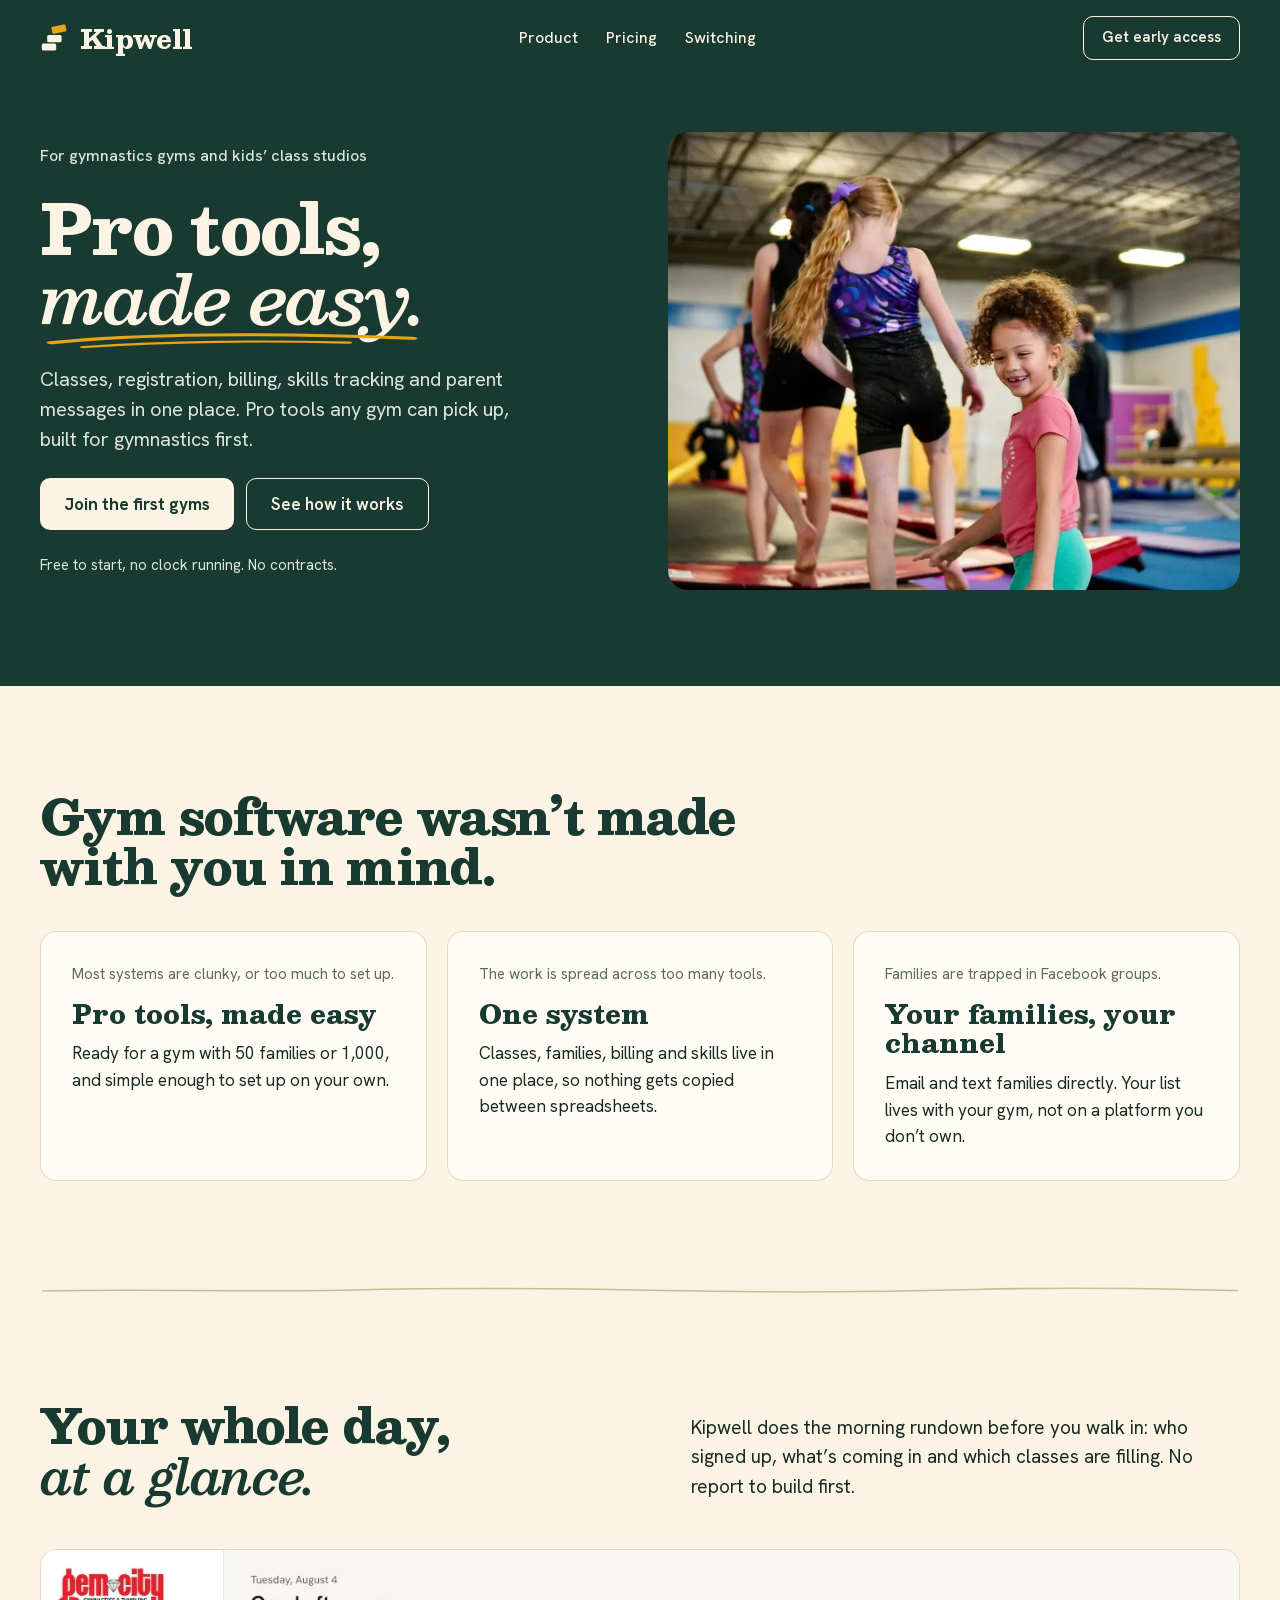
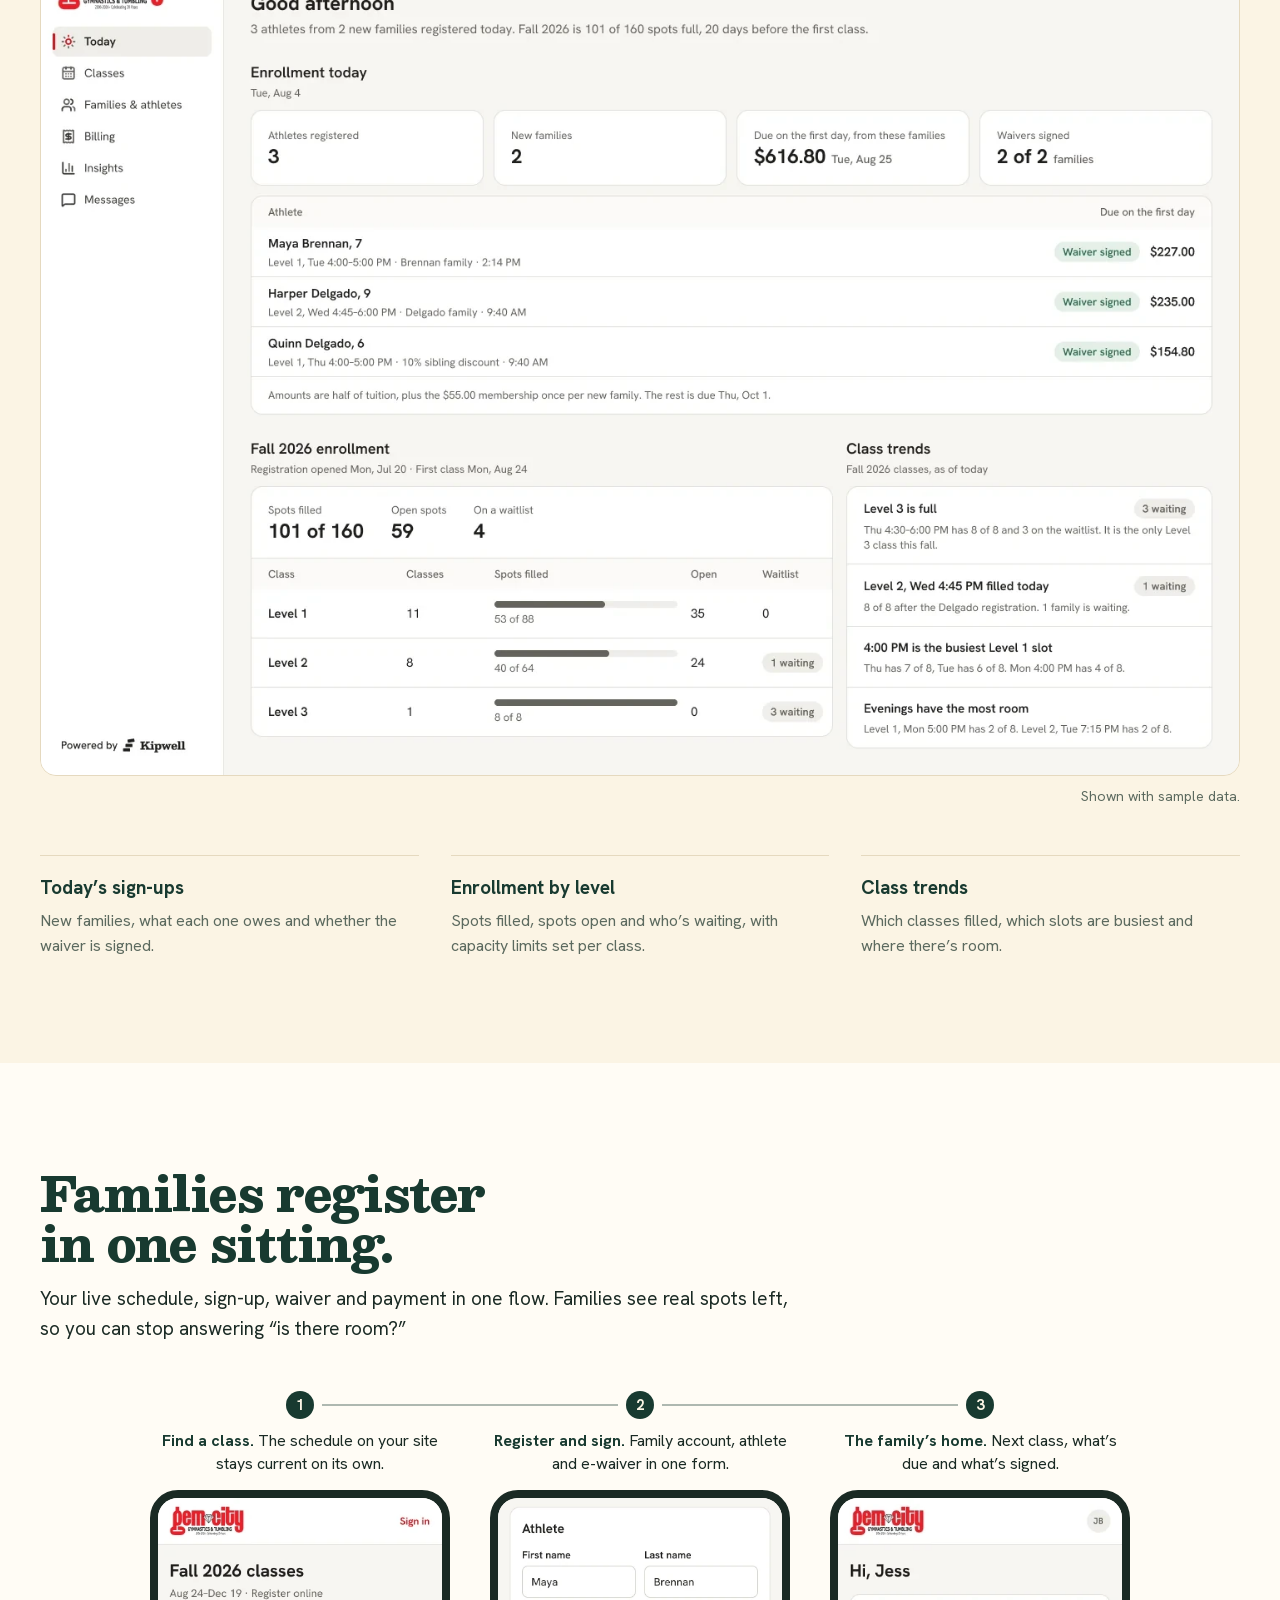
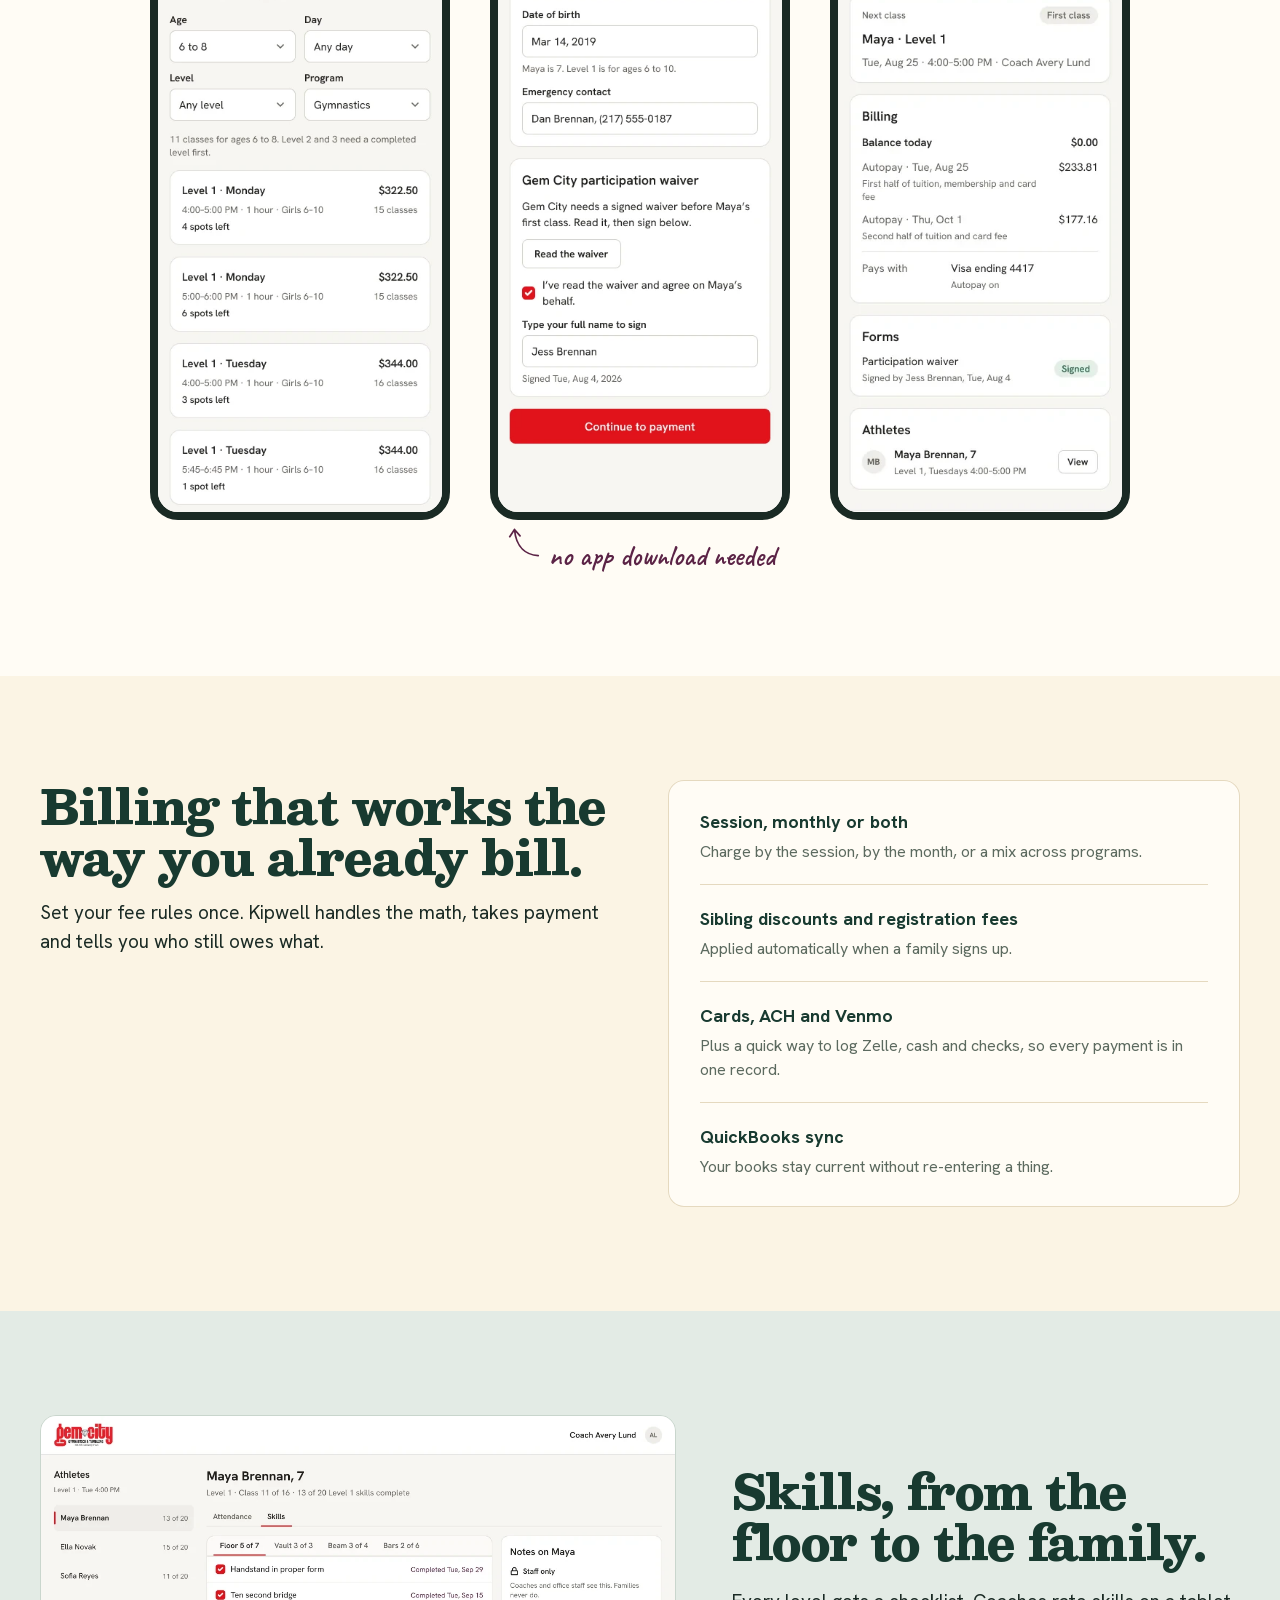
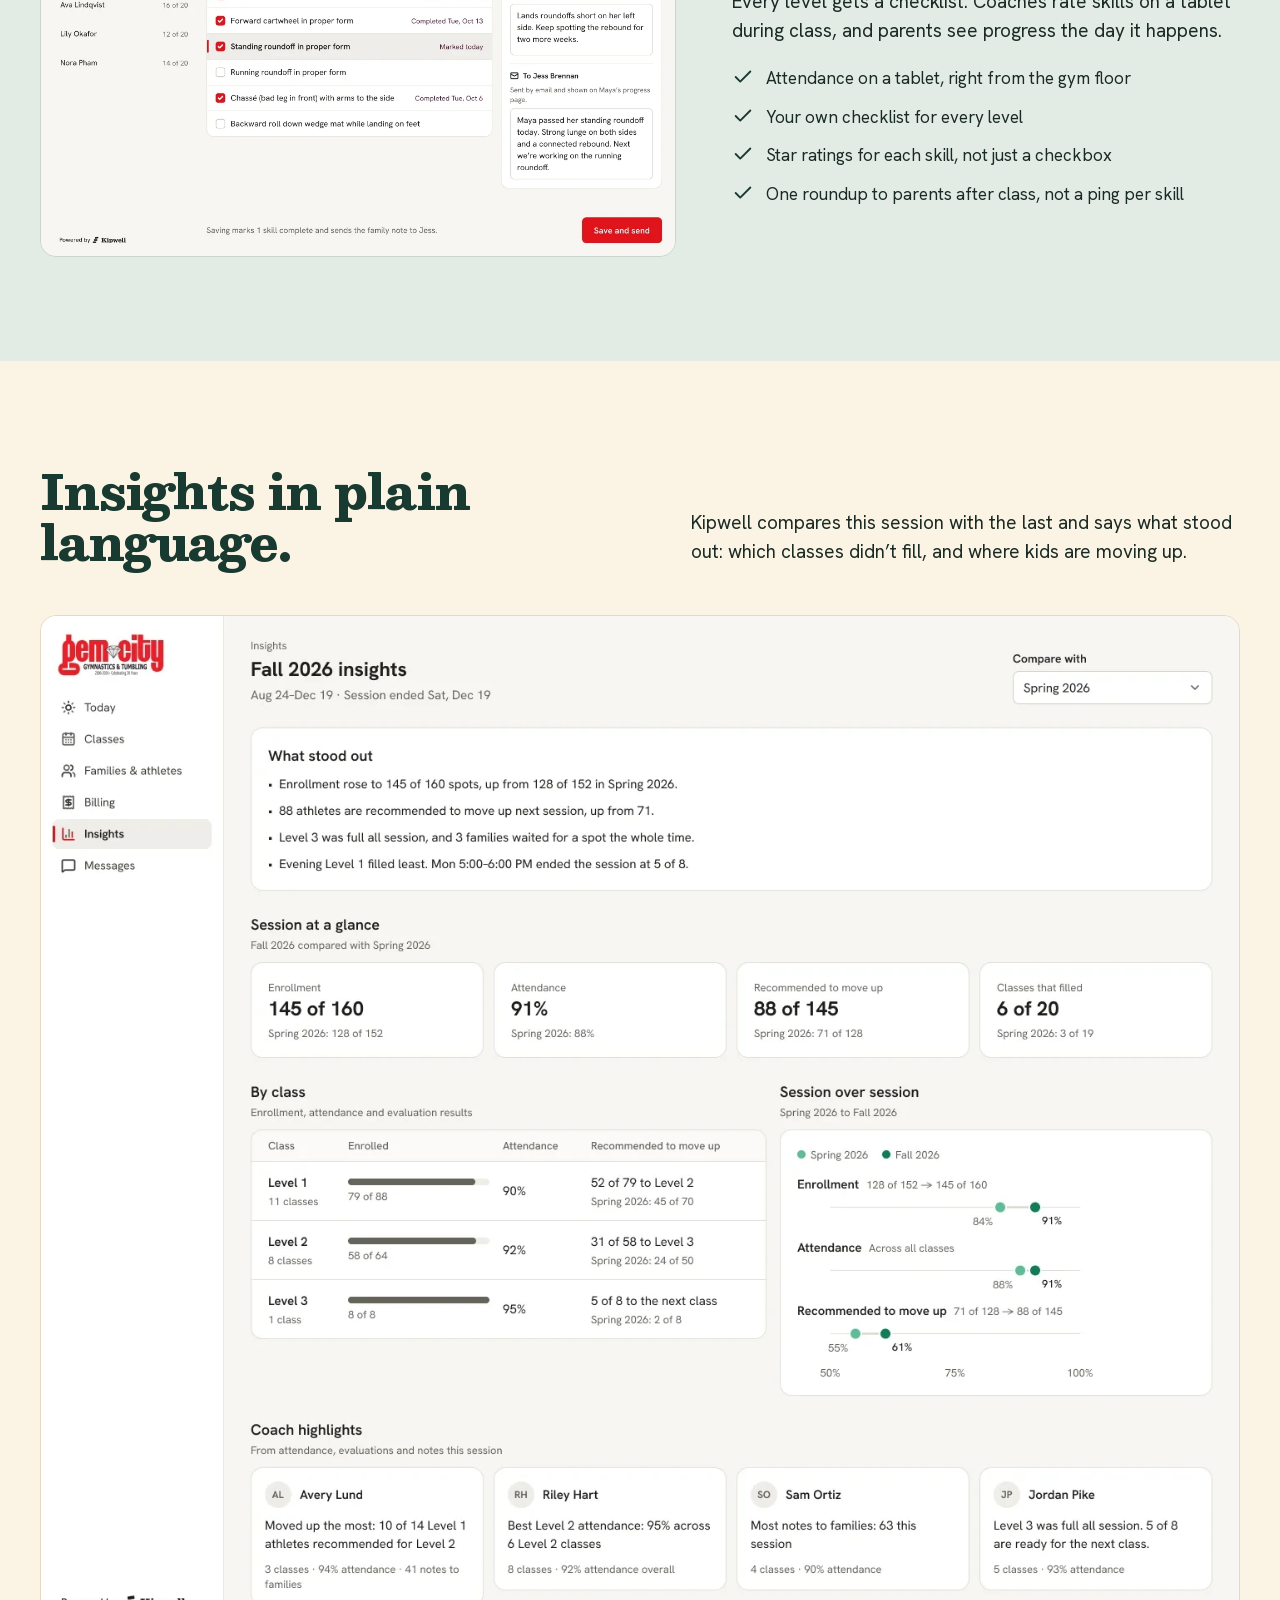
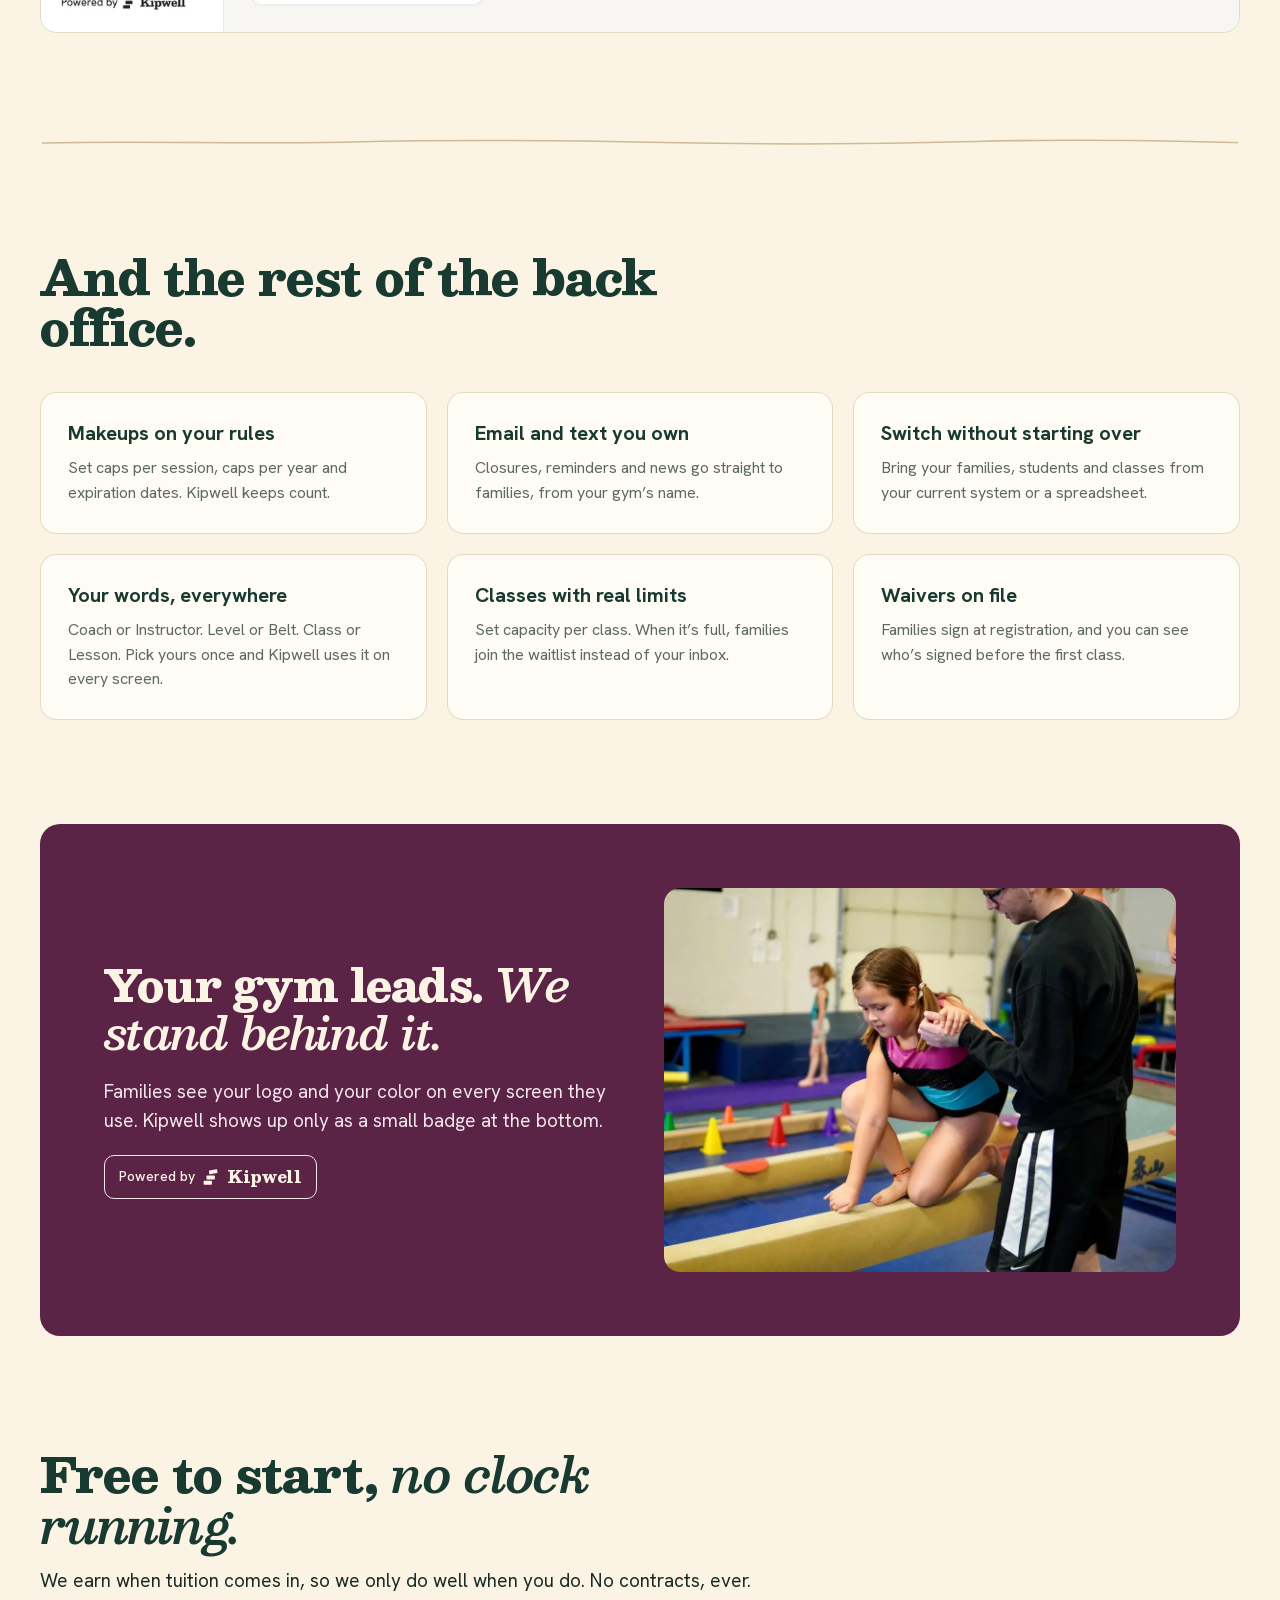
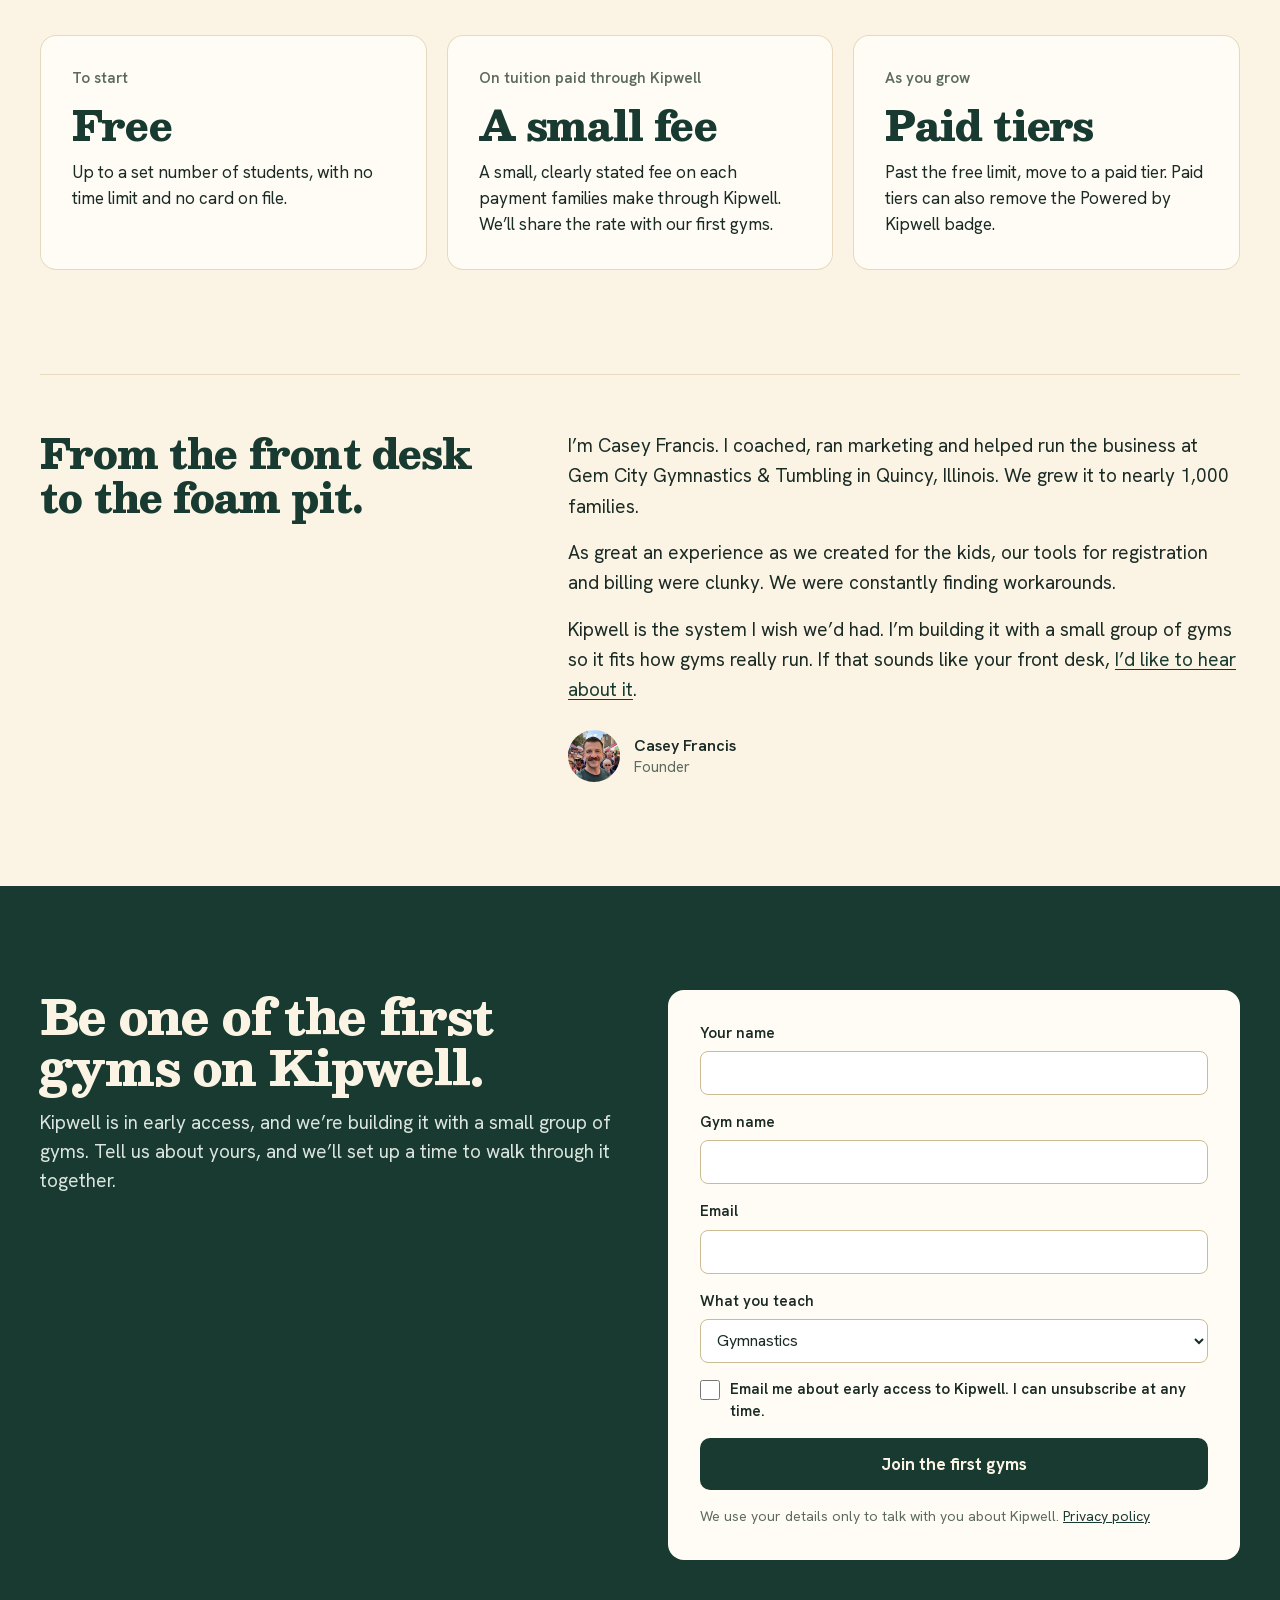
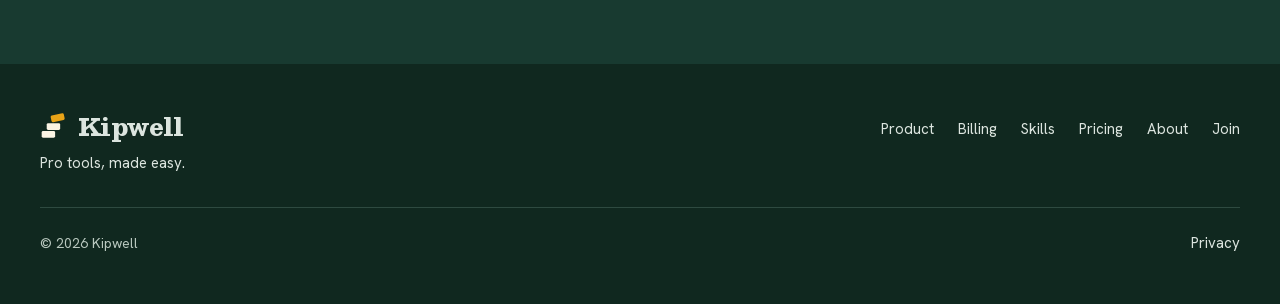
<file: index.html>
<!doctype html>
<html lang="en">
<head>
<meta charset="utf-8">
<meta name="viewport" content="width=device-width, initial-scale=1">
<title>Kipwell: pro tools for kids’ class studios</title>
<meta name="description" content="Classes, registration, billing, skills tracking and parent messages in one place. Built for gymnastics gyms first. Free to start.">
<link rel="canonical" href="https://kipwell.co/">
<meta name="theme-color" content="#183A30">
<meta property="og:type" content="website">
<meta property="og:site_name" content="Kipwell">
<meta property="og:title" content="Kipwell: pro tools for kids’ class studios">
<meta property="og:description" content="Classes, registration, billing, skills tracking and parent messages in one place. Built for gymnastics gyms first. Free to start.">
<meta property="og:url" content="https://kipwell.co/">
<meta property="og:image" content="https://kipwell.co/assets/img/share.jpg">
<meta property="og:image:width" content="1200">
<meta property="og:image:height" content="630">
<meta property="og:image:alt" content="Kids walking a floor beam in a gymnastics gym">
<meta name="twitter:card" content="summary_large_image">
<link rel="icon" href="favicon.svg" type="image/svg+xml">
<link rel="icon" href="favicon-32.png" type="image/png" sizes="32x32">
<link rel="apple-touch-icon" href="apple-touch-icon.png">
<link rel="preload" href="assets/fonts/Besley.woff2" as="font" type="font/woff2" crossorigin>
<link rel="preload" href="assets/fonts/HankenGrotesk.woff2" as="font" type="font/woff2" crossorigin>
<link rel="stylesheet" href="assets/css/site.css?v=18">
<script>document.documentElement.classList.add('js');</script>
<script src="assets/js/config.js?v=18" defer></script>
<script src="assets/js/analytics.js?v=18" defer></script>
<script src="assets/js/site.js?v=18" defer></script>
</head>
<body>
<a class="skip" href="#main">Skip to content</a>

<header class="dark site-header">
  <div class="wrap">
    <a class="brand" href="#top" aria-label="Kipwell home">
      <svg viewBox="0 0 100 100" aria-hidden="true"><rect x="6" y="68" width="48" height="24" rx="5" fill="#FBF4E4"/><rect x="24" y="40" width="48" height="24" rx="5" fill="#FBF4E4"/><rect x="42" y="12" width="48" height="24" rx="5" fill="#E8A317" transform="rotate(-12 48 36)"/></svg>
      <span class="wordmark">Kipwell</span>
    </a>
    <nav class="nav" aria-label="Main">
      <a href="#product">Product</a>
      <a href="#pricing">Pricing</a>
      <a href="#switching">Switching</a>
    </nav>
    <a class="btn btn-outline btn-small" href="#join">Get early access</a>
  </div>
</header>

<main id="main">

<section class="dark hero" id="top" aria-labelledby="hero-title">
  <div class="wrap">
    <div class="hero-text">
      <p class="eyebrow">For gymnastics gyms and kids’ class studios</p>
      <h1 class="h1" id="hero-title">Pro tools,<br><span class="underlined soft">made easy.<svg viewBox="0 0 120 30" preserveAspectRatio="none" fill="none" stroke="currentColor" stroke-linecap="round" aria-hidden="true"><path d="M4 20 C30 8 70 6 116 14" stroke-width="4"/><path d="M14 26 C40 18 70 17 96 20" stroke-width="3"/></svg></span></h1>
      <p class="lede">Classes, registration, billing, skills tracking and parent messages in one place. Pro tools any gym can pick up, built for gymnastics first.</p>
      <div class="actions">
        <a class="btn btn-cream" href="#join">Join the first gyms</a>
        <a class="btn btn-outline" href="#product">See how it works</a>
      </div>
      <p class="fine">Free to start, no clock running. No contracts.</p>
    </div>
    <img class="hero-photo" src="assets/img/hero-gym-beam.webp" width="1200" height="800" alt="Kids walking a floor beam in a gymnastics gym while a girl in the foreground laughs" fetchpriority="high">
  </div>
</section>

<section class="section" aria-labelledby="why-title">
  <div class="wrap stack">
    <h2 class="h2 reveal" id="why-title" style="max-width: 820px;">Gym software wasn’t made with you in mind.</h2>
    <div class="grid-3">
      <div class="card reveal">
        <p class="kicker">Most systems are clunky, or too much to set up.</p>
        <h3 class="card-title">Pro tools, made easy</h3>
        <p>Ready for a gym with 50 families or 1,000, and simple enough to set up on your own.</p>
      </div>
      <div class="card reveal">
        <p class="kicker">The work is spread across too many tools.</p>
        <h3 class="card-title">One system</h3>
        <p>Classes, families, billing and skills live in one place, so nothing gets copied between spreadsheets.</p>
      </div>
      <div class="card reveal">
        <p class="kicker">Families are trapped in Facebook groups.</p>
        <h3 class="card-title">Your families, your channel</h3>
        <p>Email and text families directly. Your list lives with your gym, not on a platform you don’t own.</p>
      </div>
    </div>
  </div>
</section>

<div class="wrap"><div class="divider"><svg viewBox="0 0 1000 10" preserveAspectRatio="none" aria-hidden="true"><path d="M2 6 C 90 3.5, 170 7.5, 260 5 S 420 3, 520 5.5 S 690 7.5, 780 4.5 S 930 4, 998 5.5" fill="none" stroke="#CDBB94" stroke-width="1.6" stroke-linecap="round" vector-effect="non-scaling-stroke"/></svg></div></div>

<section class="section" id="product" aria-labelledby="product-title">
  <div class="wrap stack-48">
    <div class="split-head reveal">
      <h2 class="h2" id="product-title">Your whole day, <span class="soft break">at a glance.</span></h2>
      <p class="lede">Kipwell does the morning rundown before you walk in: who signed up, what’s coming in and which classes are filling. No report to build first.</p>
    </div>
    <figure class="screen-figure reveal">
      <img class="screen" src="assets/img/screen-owner-dashboard.webp" width="1440" height="991" loading="lazy" alt="Owner dashboard: today’s new registrations with amounts due, Fall 2026 enrollment by level, and class trends">
      <figcaption>Shown with sample data.</figcaption>
    </figure>
    <div class="points">
      <div class="reveal"><h3>Today’s sign-ups</h3><p>New families, what each one owes and whether the waiver is signed.</p></div>
      <div class="reveal"><h3>Enrollment by level</h3><p>Spots filled, spots open and who’s waiting, with capacity limits set per class.</p></div>
      <div class="reveal"><h3>Class trends</h3><p>Which classes filled, which slots are busiest and where there’s room.</p></div>
    </div>
  </div>
</section>

<section class="section band-card" id="registration" aria-labelledby="reg-title">
  <div class="wrap stack-48">
    <div class="intro reveal">
      <h2 class="h2" id="reg-title">Families register <span class="break">in one sitting.</span></h2>
      <p class="lede">Your live schedule, sign-up, waiver and payment in one flow. Families see real spots left, so you can stop answering “is there room?”</p>
    </div>
    <div class="flow reveal">
    <ol class="flow-steps" aria-label="Registration steps">
      <li class="is-current"><button type="button" data-step="0" aria-current="step"><span class="flow-num">1</span><span class="flow-label">Find a class</span></button></li>
      <li><button type="button" data-step="1"><span class="flow-num">2</span><span class="flow-label">Register and sign</span></button></li>
      <li><button type="button" data-step="2"><span class="flow-num">3</span><span class="flow-label">Family home</span></button></li>
    </ol>
    <div class="phones-scroll" tabindex="0" role="region" aria-label="Three phone screens, one per step">
    <ol class="phones">
      <li class="is-current"><figure>
        <figcaption><span class="flow-num" aria-hidden="true">1</span><span class="step-text"><b>Find a class.</b> The schedule on your site stays current on its own.</span></figcaption>
        <img src="assets/img/phone-find-a-class.webp" width="390" height="844" loading="lazy" alt="Phone screen: Fall 2026 classes for ages 6 to 8, each with day, time, price and spots left">
      </figure></li>
      <li><figure>
        <figcaption><span class="flow-num" aria-hidden="true">2</span><span class="step-text"><b>Register and sign.</b> Family account, athlete and e-waiver in one form.</span></figcaption>
        <img src="assets/img/phone-register.webp" width="390" height="844" loading="lazy" alt="Phone screen: athlete details and the gym’s participation waiver, signed by typing a name">
      </figure></li>
      <li><figure>
        <figcaption><span class="flow-num" aria-hidden="true">3</span><span class="step-text"><b>The family’s home.</b> Next class, what’s due and what’s signed.</span></figcaption>
        <img src="assets/img/phone-family-home.webp" width="390" height="844" loading="lazy" alt="Phone screen: the family’s home with the next class, autopay schedule, signed waiver and athlete">
      </figure></li>
    </ol>
    </div>
    <p class="note app-note"><svg class="note-arrow" viewBox="0 0 48 48" aria-hidden="true"><path d="M42 40 C 27 39, 14 30, 12 7 M12 7 L 6 16 M12 7 L 19 15" fill="none" stroke="currentColor" stroke-width="2.2" stroke-linecap="round" stroke-linejoin="round"/></svg>no app download needed</p>
    <div class="flow-nav"><button type="button" class="flow-next">Next: Register and sign <span aria-hidden="true">→</span></button></div>
    </div>
  </div>
</section>

<section class="section" id="billing" aria-labelledby="billing-title">
  <div class="wrap two-col">
    <div class="intro reveal">
      <h2 class="h2" id="billing-title">Billing that works the way you already bill.</h2>
      <p class="lede">Set your fee rules once. Kipwell handles the math, takes payment and tells you who still owes what.</p>
    </div>
    <ul class="list-panel reveal">
      <li><b>Session, monthly or both</b><span>Charge by the session, by the month, or a mix across programs.</span></li>
      <li><b>Sibling discounts and registration fees</b><span>Applied automatically when a family signs up.</span></li>
      <li><b>Cards, ACH and Venmo</b><span>Plus a quick way to log Zelle, cash and checks, so every payment is in one record.</span></li>
      <li><b>QuickBooks sync</b><span>Your books stay current without re-entering a thing.</span></li>
    </ul>
  </div>
</section>

<section class="section band-tint" id="skills" aria-labelledby="skills-title">
  <div class="wrap skills">
    <img class="screen reveal" src="assets/img/screen-coach-tablet.webp" width="1180" height="820" loading="lazy" alt="Coach tablet screen: a coach marks a standing roundoff complete for one athlete and adds a note to the parent">
    <div class="skills-text reveal">
      <h2 class="h2" id="skills-title">Skills, from the floor to the family.</h2>
      <p class="lede">Every level gets a checklist. Coaches rate skills on a tablet during class, and parents see progress the day it happens.</p>
      <ul class="checks">
        <li><svg viewBox="0 0 24 24" fill="none" stroke="currentColor" stroke-width="2" stroke-linecap="round" stroke-linejoin="round" aria-hidden="true"><path d="M20 6 9 17l-5-5"/></svg><span>Attendance on a tablet, right from the gym floor</span></li>
        <li><svg viewBox="0 0 24 24" fill="none" stroke="currentColor" stroke-width="2" stroke-linecap="round" stroke-linejoin="round" aria-hidden="true"><path d="M20 6 9 17l-5-5"/></svg><span>Your own checklist for every level</span></li>
        <li><svg viewBox="0 0 24 24" fill="none" stroke="currentColor" stroke-width="2" stroke-linecap="round" stroke-linejoin="round" aria-hidden="true"><path d="M20 6 9 17l-5-5"/></svg><span>Star ratings for each skill, not just a checkbox</span></li>
        <li><svg viewBox="0 0 24 24" fill="none" stroke="currentColor" stroke-width="2" stroke-linecap="round" stroke-linejoin="round" aria-hidden="true"><path d="M20 6 9 17l-5-5"/></svg><span>One roundup to parents after class, not a ping per skill</span></li>
      </ul>
    </div>
  </div>
</section>

<section class="section" id="insights" aria-labelledby="insights-title">
  <div class="wrap stack-48">
    <div class="split-head reveal">
      <h2 class="h2" id="insights-title">Insights in plain language.</h2>
      <p class="lede">Kipwell compares this session with the last and says what stood out: which classes didn’t fill, and where kids are moving up.</p>
    </div>
    <img class="screen reveal" src="assets/img/screen-insights.webp" width="1440" height="1221" loading="lazy" alt="Insights screen: what stood out in Fall 2026 compared with Spring 2026, by class and by coach">
  </div>
</section>

<div class="wrap"><div class="divider"><svg viewBox="0 0 1000 10" preserveAspectRatio="none" aria-hidden="true"><path d="M2 6 C 90 3.5, 170 7.5, 260 5 S 420 3, 520 5.5 S 690 7.5, 780 4.5 S 930 4, 998 5.5" fill="none" stroke="#CDBB94" stroke-width="1.6" stroke-linecap="round" vector-effect="non-scaling-stroke"/></svg></div></div>

<section class="section" id="switching" aria-labelledby="rest-title">
  <div class="wrap stack">
    <h2 class="h2 reveal" id="rest-title" style="max-width: 760px;">And the rest of the back office.</h2>
    <div class="grid-3 rest-list">
      <div class="card card-sm reveal"><h3 class="card-title-sans">Makeups on your rules</h3><p>Set caps per session, caps per year and expiration dates. Kipwell keeps count.</p></div>
      <div class="card card-sm reveal"><h3 class="card-title-sans">Email and text you own</h3><p>Closures, reminders and news go straight to families, from your gym’s name.</p></div>
      <div class="card card-sm reveal"><h3 class="card-title-sans">Switch without starting over</h3><p>Bring your families, students and classes from your current system or a spreadsheet.</p></div>
      <div class="card card-sm reveal"><h3 class="card-title-sans">Your words, everywhere</h3><p>Coach or Instructor. Level or Belt. Class or Lesson. Pick yours once and Kipwell uses it on every screen.</p></div>
      <div class="card card-sm reveal"><h3 class="card-title-sans">Classes with real limits</h3><p>Set capacity per class. When it’s full, families join the waitlist instead of your inbox.</p></div>
      <div class="card card-sm reveal"><h3 class="card-title-sans">Waivers on file</h3><p>Families sign at registration, and you can see who’s signed before the first class.</p></div>
    </div>
  </div>
</section>

<section aria-labelledby="leads-title">
  <div class="wrap">
    <div class="panel-plum reveal">
      <div class="panel-text">
        <h2 class="h2" id="leads-title">Your gym leads. <span class="soft">We stand behind it.</span></h2>
        <p class="lede">Families see your logo and your color on every screen they use. Kipwell shows up only as a small badge at the bottom.</p>
        <div class="powered">
          <span>Powered by</span>
          <svg viewBox="0 0 100 100" fill="currentColor" aria-hidden="true"><rect x="4" y="74" width="52" height="24" rx="4"/><rect x="22" y="41" width="52" height="24" rx="4"/><rect x="40" y="8" width="52" height="24" rx="4" transform="rotate(-9 46 32)"/></svg>
          <span class="wordmark">Kipwell</span>
        </div>
      </div>
      <img class="panel-photo" src="assets/img/coach-low-beam.webp" width="1200" height="800" loading="lazy" alt="A coach holds a young gymnast’s hand as she climbs onto a low balance beam">
    </div>
  </div>
</section>

<section class="section" id="pricing" aria-labelledby="pricing-title" style="padding-top: 112px;">
  <div class="wrap stack">
    <div class="intro reveal">
      <h2 class="h2" id="pricing-title">Free to start, <span class="soft break-sm">no clock running.</span></h2>
      <p class="lede">We earn when tuition comes in, so we only do well when you do. No contracts, ever.</p>
    </div>
    <div class="grid-3">
      <div class="card reveal"><p class="label">To start</p><h3 class="price">Free</h3><p>Up to a set number of students, with no time limit and no card on file.</p></div>
      <div class="card reveal"><p class="label">On tuition paid through Kipwell</p><h3 class="price">A small fee</h3><p>A small, clearly stated fee on each payment families make through Kipwell. We’ll share the rate with our first gyms.</p></div>
      <div class="card reveal"><p class="label">As you grow</p><h3 class="price">Paid tiers</h3><p>Past the free limit, move to a paid tier. Paid tiers can also remove the Powered by Kipwell badge.</p></div>
    </div>
  </div>
</section>

<section id="about" aria-labelledby="founder-title" style="padding-bottom: 104px;">
  <div class="wrap">
    <div class="founder reveal">
      <h2 class="h2" id="founder-title">From the front desk to the foam pit.</h2>
      <div class="founder-text">
        <p>I’m Casey Francis. I coached, ran marketing and helped run the business at Gem City Gymnastics &amp; Tumbling in Quincy, Illinois. We grew it to nearly 1,000 families.</p>
        <p>As great an experience as we created for the kids, our tools for registration and billing were clunky. We were constantly finding workarounds.</p>
        <p>Kipwell is the system I wish we’d had. I’m building it with a small group of gyms so it fits how gyms really run. If that sounds like your front desk, <a href="#join">I’d like to hear about it</a>.</p>
        <div class="signature">
          <img src="assets/img/casey-francis-avatar.webp?v=4" width="192" height="192" loading="lazy" alt="">
          <p><b>Casey Francis</b><span>Founder</span></p>
        </div>
      </div>
    </div>
  </div>
</section>

<section class="dark section join" id="join" aria-labelledby="join-title">
  <div class="wrap two-col">
    <div class="intro">
      <h2 class="h2" id="join-title">Be one of the first gyms on Kipwell.</h2>
      <p class="lede">Kipwell is in early access, and we’re building it with a small group of gyms. Tell us about yours, and we’ll set up a time to walk through it together.</p>
    </div>
    <div class="form-card" id="join-card">
      <form class="form" id="join-form" novalidate>
        <div class="field">
          <label for="f-name">Your name</label>
          <input id="f-name" name="name" type="text" autocomplete="name" maxlength="100" required aria-describedby="e-name">
          <p class="error" id="e-name" aria-live="polite"></p>
        </div>
        <div class="field">
          <label for="f-studio">Gym name</label>
          <input id="f-studio" name="studio" type="text" autocomplete="organization" maxlength="150" required aria-describedby="e-studio">
          <p class="error" id="e-studio" aria-live="polite"></p>
        </div>
        <div class="field">
          <label for="f-email">Email</label>
          <input id="f-email" name="email" type="email" autocomplete="email" inputmode="email" maxlength="254" required aria-describedby="e-email">
          <p class="error" id="e-email" aria-live="polite"></p>
        </div>
        <div class="field">
          <label for="f-program">What you teach</label>
          <select id="f-program" name="program">
            <option>Gymnastics</option>
            <option>Dance</option>
            <option>Swim</option>
            <option>Cheer</option>
            <option>Martial arts</option>
            <option>Something else</option>
          </select>
        </div>
        <div class="trap" aria-hidden="true">
          <label for="f-website">Website</label>
          <input id="f-website" name="website" type="text" tabindex="-1" autocomplete="off">
        </div>
        <div class="field">
          <label class="check" for="f-consent"><input id="f-consent" name="consent" type="checkbox" required aria-describedby="e-consent"><span>Email me about early access to Kipwell. I can unsubscribe at any time.</span></label>
          <p class="error" id="e-consent" aria-live="polite"></p>
        </div>
        <button class="btn btn-spruce" type="submit" id="f-submit">Join the first gyms</button>
        <p class="form-status" id="f-status" role="alert"></p>
        <p class="form-fine">We use your details only to talk with you about Kipwell. <a href="privacy/">Privacy policy</a></p>
      </form>
      <div class="thanks" id="join-thanks" tabindex="-1" hidden>
        <h3 id="thanks-title">Thanks. You’re on the list.</h3>
        <p id="thanks-body">We’ll email you to set up a time.</p>
      </div>
    </div>
  </div>
</section>

</main>

<footer class="site-footer">
  <div class="wrap">
    <div class="footer-top">
      <div class="footer-brand">
        <a class="brand" href="#top" aria-label="Kipwell home">
          <svg viewBox="0 0 100 100" aria-hidden="true"><rect x="6" y="68" width="48" height="24" rx="5" fill="#FBF4E4"/><rect x="24" y="40" width="48" height="24" rx="5" fill="#FBF4E4"/><rect x="42" y="12" width="48" height="24" rx="5" fill="#E8A317" transform="rotate(-12 48 36)"/></svg>
          <span class="wordmark">Kipwell</span>
        </a>
        <span>Pro tools, made easy.</span>
      </div>
      <nav class="footer-nav" aria-label="Footer">
        <a href="#product">Product</a><a href="#billing">Billing</a><a href="#skills">Skills</a><a href="#pricing">Pricing</a><a href="#about">About</a><a href="#join">Join</a>
      </nav>
    </div>
    <div class="footer-bottom">
      <a href="privacy/">Privacy</a>
      <p class="footer-note">© 2026 Kipwell</p>
    </div>
  </div>
</footer>
</body>
</html>
</file>
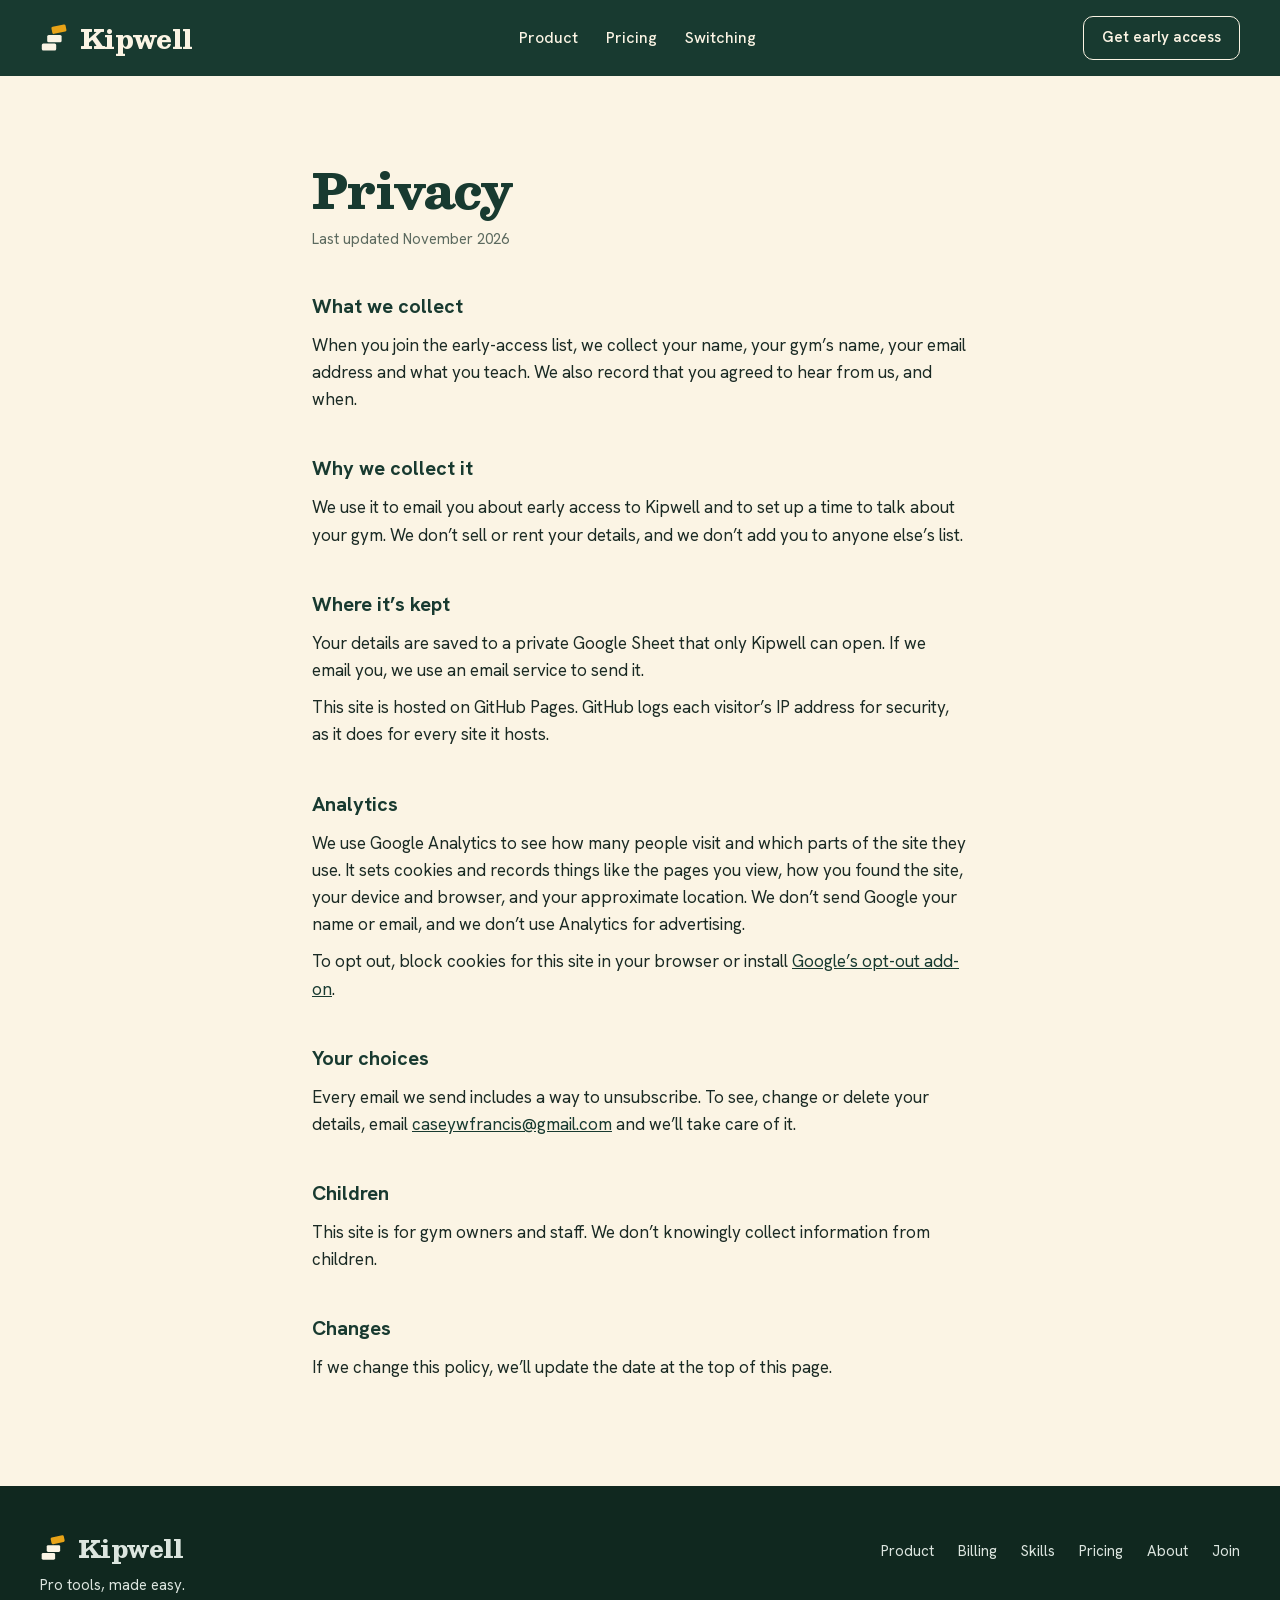
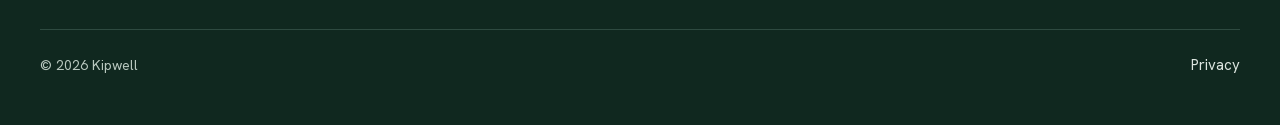
<file: privacy/index.html>
<!doctype html>
<html lang="en">
<head>
<meta charset="utf-8">
<meta name="viewport" content="width=device-width, initial-scale=1">
<title>Privacy · Kipwell</title>
<meta name="description" content="How Kipwell handles the details you share when you join the early-access list.">
<link rel="canonical" href="https://kipwell.co/privacy/">
<meta name="theme-color" content="#183A30">
<link rel="icon" href="../favicon.svg" type="image/svg+xml">
<link rel="icon" href="../favicon-32.png" type="image/png" sizes="32x32">
<link rel="apple-touch-icon" href="../apple-touch-icon.png">
<link rel="stylesheet" href="../assets/css/site.css?v=18">
<script src="../assets/js/config.js?v=18" defer></script>
<script src="../assets/js/analytics.js?v=18" defer></script>
</head>
<body>
<a class="skip" href="#main">Skip to content</a>

<header class="dark site-header">
  <div class="wrap">
    <a class="brand" href="../" aria-label="Kipwell home">
      <svg viewBox="0 0 100 100" aria-hidden="true"><rect x="6" y="68" width="48" height="24" rx="5" fill="#FBF4E4"/><rect x="24" y="40" width="48" height="24" rx="5" fill="#FBF4E4"/><rect x="42" y="12" width="48" height="24" rx="5" fill="#E8A317" transform="rotate(-12 48 36)"/></svg>
      <span class="wordmark">Kipwell</span>
    </a>
    <nav class="nav" aria-label="Main">
      <a href="../#product">Product</a>
      <a href="../#pricing">Pricing</a>
      <a href="../#switching">Switching</a>
    </nav>
    <a class="btn btn-outline btn-small" href="../#join">Get early access</a>
  </div>
</header>

<main id="main" class="doc">
  <h1>Privacy</h1>
  <p class="updated">Last updated November 2026</p>

  <h2>What we collect</h2>
  <p>When you join the early-access list, we collect your name, your gym’s name, your email address and what you teach. We also record that you agreed to hear from us, and when.</p>

  <h2>Why we collect it</h2>
  <p>We use it to email you about early access to Kipwell and to set up a time to talk about your gym. We don’t sell or rent your details, and we don’t add you to anyone else’s list.</p>

  <h2>Where it’s kept</h2>
  <p>Your details are saved to a private Google Sheet that only Kipwell can open. If we email you, we use an email service to send it.</p>
  <p>This site is hosted on GitHub Pages. GitHub logs each visitor’s IP address for security, as it does for every site it hosts.</p>

  <h2>Analytics</h2>
  <p>We use Google Analytics to see how many people visit and which parts of the site they use. It sets cookies and records things like the pages you view, how you found the site, your device and browser, and your approximate location. We don’t send Google your name or email, and we don’t use Analytics for advertising.</p>
  <p>To opt out, block cookies for this site in your browser or install <a href="https://tools.google.com/dlpage/gaoptout">Google’s opt-out add-on</a>.</p>

  <h2>Your choices</h2>
  <p>Every email we send includes a way to unsubscribe. To see, change or delete your details, email <a href="mailto:caseywfrancis@gmail.com">caseywfrancis@gmail.com</a> and we’ll take care of it.</p>

  <h2>Children</h2>
  <p>This site is for gym owners and staff. We don’t knowingly collect information from children.</p>

  <h2>Changes</h2>
  <p>If we change this policy, we’ll update the date at the top of this page.</p>
</main>

<footer class="site-footer">
  <div class="wrap">
    <div class="footer-top">
      <div class="footer-brand">
        <a class="brand" href="../" aria-label="Kipwell home">
          <svg viewBox="0 0 100 100" aria-hidden="true"><rect x="6" y="68" width="48" height="24" rx="5" fill="#FBF4E4"/><rect x="24" y="40" width="48" height="24" rx="5" fill="#FBF4E4"/><rect x="42" y="12" width="48" height="24" rx="5" fill="#E8A317" transform="rotate(-12 48 36)"/></svg>
          <span class="wordmark">Kipwell</span>
        </a>
        <span>Pro tools, made easy.</span>
      </div>
      <nav class="footer-nav" aria-label="Footer">
        <a href="../#product">Product</a><a href="../#billing">Billing</a><a href="../#skills">Skills</a><a href="../#pricing">Pricing</a><a href="../#about">About</a><a href="../#join">Join</a>
      </nav>
    </div>
    <div class="footer-bottom">
      <a href="./" aria-current="page">Privacy</a>
      <p class="footer-note">© 2026 Kipwell</p>
    </div>
  </div>
</footer>
</body>
</html>
</file>
<file: assets/css/site.css>
/* Kipwell marketing site. Brand register: Besley display, Hanken Grotesk body. */

@font-face { font-family: "Besley"; src: url("../fonts/Besley.woff2") format("woff2"); font-weight: 400 900; font-style: normal; font-display: swap; }
@font-face { font-family: "Besley"; src: url("../fonts/Besley-SemiBoldItalic.woff2") format("woff2"); font-weight: 600; font-style: italic; font-display: swap; }
@font-face { font-family: "Hanken Grotesk"; src: url("../fonts/HankenGrotesk.woff2") format("woff2"); font-weight: 100 900; font-style: normal; font-display: swap; }
@font-face { font-family: "Caveat"; src: url("../fonts/Caveat.woff2") format("woff2"); font-weight: 400 700; font-style: normal; font-display: swap; }

:root {
  --spruce: #183A30;
  --spruce-700: #10281F;
  --plum: #5B2346;
  --marigold: #E8A317;
  --paper: #FBF4E4;
  --card: #FFFCF5;
  --ink: #1A2A24;
  --stone: #5C6A5F;
  --line: #E5D9BF;
  --spruce-tint: #E3EBE5;
  --on-dark: #FBF4E4;
  --on-dark-2: #DCE5DF;
  --error: #A8382A;
  --serif: "Besley", Georgia, "Times New Roman", serif;
  --sans: "Hanken Grotesk", system-ui, -apple-system, "Segoe UI", sans-serif;
  --gutter: 32px;
  --section: 104px;
}

*, *::before, *::after { box-sizing: border-box; }
[hidden] { display: none !important; }
html { scroll-behavior: smooth; scroll-padding-top: 76px; -webkit-text-size-adjust: 100%; }
body { margin: 0; background: var(--paper); color: var(--ink); font-family: var(--sans); font-size: 17px; line-height: 1.55; -webkit-font-smoothing: antialiased; }
img { max-width: 100%; height: auto; display: block; }
a { color: var(--spruce); }
a:hover { color: var(--spruce-700); }
p { margin: 0; }
h1, h2, h3 { margin: 0; }
[id] { scroll-margin-top: 24px; }

:focus-visible { outline: 2px solid var(--spruce); outline-offset: 2px; }
.dark :focus-visible { outline-color: var(--on-dark); }

.skip { position: absolute; left: 16px; top: -60px; padding: 10px 14px; background: var(--card); color: var(--ink); border-radius: 8px; z-index: 10; font-weight: 600; }
.skip:focus { top: 12px; }

.wrap { max-width: 1264px; margin: 0 auto; padding: 0 var(--gutter); }
.section { padding: var(--section) 0; }
.dark { background: var(--spruce); color: var(--on-dark); }

/* Type */
.h2 { font-family: var(--serif); font-weight: 800; font-size: 48px; line-height: 1.06; letter-spacing: -0.02em; color: var(--spruce); }
.dark .h2, .panel-plum .h2 { color: var(--on-dark); }
.soft { font-family: var(--serif); font-style: italic; font-weight: 600; }
.break { display: block; }
.lede { font-size: 19px; line-height: 1.55; }
.muted { color: var(--stone); }

/* Buttons */
.btn { display: inline-flex; align-items: center; justify-content: center; gap: 8px; height: 52px; padding: 0 24px; border-radius: 10px; font: inherit; font-size: 17px; font-weight: 600; text-decoration: none; cursor: pointer; border: 0; transition: background-color 180ms cubic-bezier(.2,.7,.2,1), color 180ms; }
/* Marigold appears once per layout: in the hero it's the underline, so the main button is cream. */
.btn-cream { background: var(--on-dark); color: var(--spruce); font-weight: 700; }
.btn-cream:hover { background: #FFFFFF; color: var(--spruce); }
.btn-outline { border: 1.5px solid var(--on-dark); color: var(--on-dark); background: transparent; }
.btn-outline:hover { background: rgba(251, 244, 228, 0.12); color: var(--on-dark); }
.btn-small { height: 44px; padding: 0 18px; font-size: 15px; }
.btn-spruce { width: 100%; background: var(--spruce); color: var(--on-dark); font-weight: 700; }
.btn-spruce:hover { background: var(--spruce-700); }
.btn[disabled] { opacity: 0.6; cursor: progress; }

/* Header */
/* Header stays at the top while scrolling; a faint line shows once the page has moved under it */
.site-header { position: sticky; top: 0; z-index: 20; transition: box-shadow 180ms; }
.site-header.is-scrolled { box-shadow: 0 1px 0 rgba(251, 244, 228, 0.14), 0 6px 18px rgba(16, 40, 31, 0.18); }
/* Light header: once the hero has scrolled past, the bar turns paper with the dark logo and a solid button */
.site-header { transition: background-color 200ms, color 200ms, box-shadow 200ms; }
.site-header.is-light { background: var(--paper); color: var(--ink); box-shadow: 0 1px 0 var(--line), 0 6px 18px rgba(26, 42, 36, 0.06); }
.site-header.is-light .brand, .site-header.is-light .brand:hover { color: var(--spruce); }
.site-header.is-light .brand rect:not(:last-child) { fill: var(--spruce); }
.site-header.is-light .nav a { color: var(--ink); }
.site-header.is-light .btn-outline { background: var(--spruce); border-color: var(--spruce); color: var(--on-dark); }
.site-header.is-light .btn-outline:hover { background: var(--spruce-700); }
.site-header .wrap { height: 76px; display: flex; align-items: center; justify-content: space-between; gap: 24px; }
.brand { display: inline-flex; align-items: center; gap: 10px; color: var(--on-dark); text-decoration: none; }
.brand:hover { color: var(--on-dark); }
.brand svg { width: 30px; height: 30px; flex: none; }
.wordmark { font-family: var(--serif); font-weight: 800; font-size: 26px; letter-spacing: -0.025em; line-height: 1; }
.nav { display: flex; gap: 28px; font-size: 16px; font-weight: 500; }
.nav a { color: var(--on-dark); text-decoration: none; }
.nav a:hover { text-decoration: underline; text-underline-offset: 4px; color: var(--on-dark); }

/* Hero */
.hero .wrap { display: grid; grid-template-columns: minmax(0, 1fr) minmax(0, 1fr); gap: 56px; align-items: center; padding-top: 56px; padding-bottom: 96px; }
.hero-text { display: flex; flex-direction: column; gap: 24px; }
.eyebrow { font-size: 16px; font-weight: 500; color: var(--on-dark-2); }
.h1 { font-family: var(--serif); font-weight: 800; font-size: 68px; line-height: 1.02; letter-spacing: -0.025em; }
.underlined { position: relative; display: inline-block; }
.underlined svg { position: absolute; left: 0; bottom: -18px; width: 100%; height: 22px; color: var(--marigold); }
.hero .lede { font-size: 20px; line-height: 1.5; color: var(--on-dark-2); max-width: 500px; margin-top: 8px; }
.actions { display: flex; flex-wrap: wrap; gap: 12px; }
.fine { font-size: 15px; color: var(--on-dark-2); }
.hero-photo { width: 100%; aspect-ratio: 5 / 4; object-fit: cover; border-radius: 20px; }

/* Shared layouts */
.stack { display: flex; flex-direction: column; gap: 40px; }
.stack-48 { display: flex; flex-direction: column; gap: 48px; }
.intro { display: flex; flex-direction: column; gap: 16px; max-width: 760px; }
.split-head { display: grid; grid-template-columns: minmax(0, 1.1fr) minmax(0, 1fr); gap: 48px; align-items: end; }
.grid-3 { display: grid; grid-template-columns: repeat(3, minmax(0, 1fr)); gap: 20px; }
.two-col { display: grid; grid-template-columns: minmax(0, 1fr) minmax(0, 1fr); gap: 56px; align-items: start; }

/* Hairline inset border so cards read on paper; matches app cards. */
.card { background: var(--card); box-shadow: inset 0 0 0 1px var(--line); border-radius: 16px; padding: 32px; display: flex; flex-direction: column; gap: 12px; }
.card-sm { padding: 28px; gap: 10px; }
.card .kicker { font-size: 15px; color: var(--stone); }
.card-title { font-family: var(--serif); font-weight: 800; font-size: 26px; line-height: 1.15; color: var(--spruce); }
.card-title-sans { font-size: 20px; font-weight: 700; line-height: 1.3; color: var(--spruce); }
.card p { font-size: 17px; }
.card-sm p { font-size: 16px; color: var(--stone); }

.screen { width: 100%; border-radius: 16px; border: 1px solid var(--line); }
.screen-figure { margin: 0; }
.screen-figure figcaption { margin-top: 10px; text-align: right; font-size: 14px; color: var(--stone); }

.points { display: grid; grid-template-columns: repeat(3, minmax(0, 1fr)); gap: 32px; }
.points > div { display: flex; flex-direction: column; gap: 8px; border-top: 1px solid var(--line); padding-top: 20px; }
.points h3 { font-size: 19px; font-weight: 700; color: var(--spruce); line-height: 1.3; }
.points p { font-size: 16px; color: var(--stone); }

.divider { height: 10px; }
.divider svg { width: 100%; height: 10px; display: block; }

/* Registration */
.band-card { background: var(--card); }
.phones { display: grid; grid-template-columns: repeat(3, minmax(0, 300px)); gap: 40px; justify-content: center; margin: 0; padding: 0; list-style: none; }
.phones figure { margin: 0; display: flex; flex-direction: column; gap: 14px; }
.phones img { border-radius: 28px; border: 8px solid var(--ink); }
.phones figcaption { font-size: 16px; line-height: 1.45; }
.phones b { font-weight: 700; color: var(--spruce); }
/* Registration flow: numbered steps joined by a line, so the three screens read as one process */
.phones li { position: relative; }
.phones figcaption { display: flex; flex-direction: column; align-items: center; gap: 10px; text-align: center; }
.flow-num { display: inline-flex; align-items: center; justify-content: center; flex: none; width: 28px; height: 28px; border-radius: 50%; background: var(--spruce); color: var(--on-dark); font-size: 15px; font-weight: 700; line-height: 1; }
/* Joins each step number to the next one, centered over the phones (the gap between phones is 40px) */
.phones > li:not(:last-child)::after { content: ""; position: absolute; top: 13px; left: calc(50% + 22px); right: calc(-50% - 18px); height: 2px; background: var(--spruce); opacity: 0.35; }
.flow-steps, .flow-nav { display: none; }
.flow-steps button:focus-visible, .flow-next:focus-visible { outline: 2px solid var(--spruce); outline-offset: 4px; }
.note { margin-top: -16px; text-align: center; font-family: "Caveat", cursive; font-weight: 600; font-size: 28px; line-height: 1.2; color: var(--plum); }
/* "no app download needed": a margin note under the phones, with a hand-drawn arrow pointing up at them */
.app-note { margin: 14px 0 0; display: flex; align-items: flex-end; justify-content: center; gap: 6px; }
.note-arrow { width: 38px; height: 38px; flex: none; transform: translateY(-10px); }

/* Billing */
.list-panel { margin: 0; padding: 8px 32px; list-style: none; background: var(--card); box-shadow: inset 0 0 0 1px var(--line); border-radius: 16px; }
.list-panel li { display: flex; flex-direction: column; gap: 4px; padding: 20px 0; border-bottom: 1px solid var(--line); }
.list-panel li:last-child { border-bottom: 0; }
.list-panel b { font-size: 18px; font-weight: 700; color: var(--spruce); }
.list-panel span { font-size: 16px; line-height: 1.5; color: var(--stone); }

/* Skills */
.band-tint { background: var(--spruce-tint); }
.skills { display: grid; grid-template-columns: minmax(0, 1.25fr) minmax(0, 1fr); gap: 56px; align-items: center; }
.skills .screen { border-color: #C9D6CD; }
.skills-text { display: flex; flex-direction: column; gap: 20px; }
.checks { margin: 0; padding: 0; list-style: none; display: flex; flex-direction: column; gap: 12px; font-size: 17px; }
.checks li { display: flex; gap: 12px; }
.checks svg { flex: none; width: 22px; height: 22px; margin-top: 1px; color: var(--spruce); }

/* Studio leads */
.panel-plum { background: var(--plum); color: var(--on-dark); border-radius: 20px; padding: 64px; display: grid; grid-template-columns: minmax(0, 1fr) minmax(0, 1fr); gap: 48px; align-items: center; }
.panel-plum .h2 { font-size: 44px; line-height: 1.08; }
.panel-plum .lede { color: #F1E6EC; }
.panel-plum :focus-visible { outline-color: var(--on-dark); }
.panel-text { display: flex; flex-direction: column; gap: 20px; }
.powered { display: inline-flex; align-self: flex-start; align-items: center; gap: 8px; padding: 10px 14px; border: 1px solid #F1E6EC; border-radius: 10px; font-size: 14px; font-weight: 500; color: var(--on-dark); }
.powered svg { width: 16px; height: 16px; }
.powered .wordmark { font-size: 16px; letter-spacing: -0.02em; }
.panel-photo { width: 100%; aspect-ratio: 4 / 3; object-fit: cover; border-radius: 16px; }

/* Pricing */
.price { font-family: var(--serif); font-weight: 800; font-size: 40px; line-height: 1.1; letter-spacing: -0.02em; color: var(--spruce); }
.card .label { font-size: 15px; font-weight: 600; color: var(--stone); }

/* Founder */
.founder { display: grid; grid-template-columns: minmax(0, 1fr) minmax(0, 1.4fr); gap: 48px; align-items: start; border-top: 1px solid var(--line); padding-top: 56px; }
.founder .h2 { font-size: 40px; line-height: 1.1; }
.founder-text { display: flex; flex-direction: column; gap: 16px; }
.founder-text p { font-size: 19px; line-height: 1.6; }
.founder-text a { text-underline-offset: 3px; }
.signature { display: flex; align-items: center; gap: 14px; margin-top: 8px; }
.signature img { width: 52px; height: 52px; border-radius: 50%; object-fit: cover; flex: none; }
.founder-text .signature p { display: flex; flex-direction: column; font-size: 16px; line-height: 1.35; }
.signature b { font-weight: 600; color: var(--ink); }
.signature span { color: var(--stone); font-size: 15px; }

/* Join form */
.join .lede { color: var(--on-dark-2); }
.form-card { background: var(--card); color: var(--ink); border-radius: 16px; padding: 32px; }
.form { display: flex; flex-direction: column; gap: 16px; }
.field { display: flex; flex-direction: column; gap: 6px; }
.field label { font-size: 15px; font-weight: 600; }
.field input, .field select { height: 44px; padding: 0 12px; border: 1px solid #CDBB94; border-radius: 8px; font: inherit; font-size: 16px; color: var(--ink); background: #FFFFFF; width: 100%; }
.field input:focus-visible, .field select:focus-visible { outline: 2px solid var(--spruce); outline-offset: 0; box-shadow: 0 0 0 4px var(--spruce-tint); }
.field [aria-invalid="true"] { border-color: var(--error); }
.check { display: flex; gap: 10px; align-items: flex-start; font-size: 15px; line-height: 1.45; }
.check input { width: 20px; height: 20px; margin: 1px 0 0; flex: none; accent-color: var(--spruce); }
.error { font-size: 14px; color: var(--error); font-weight: 500; }
.error:empty { display: none; }
.form-fine { font-size: 14px; color: var(--stone); }
.form-status { font-size: 15px; color: var(--error); font-weight: 500; }
.form-status:empty { display: none; }
.trap { position: absolute; left: -10000px; width: 1px; height: 1px; overflow: hidden; }
.thanks { display: flex; flex-direction: column; gap: 8px; }
.thanks h3 { font-family: var(--serif); font-weight: 800; font-size: 28px; line-height: 1.15; color: var(--spruce); }
.thanks:focus { outline: none; }

/* Footer */
.site-footer { background: var(--spruce-700); color: var(--on-dark); }
.site-footer .wrap { padding-top: 48px; padding-bottom: 48px; display: flex; flex-direction: column; gap: 32px; }
.footer-top { display: flex; flex-wrap: wrap; justify-content: space-between; gap: 32px; align-items: flex-start; }
.footer-brand { display: flex; flex-direction: column; gap: 12px; }
.footer-brand .brand svg { width: 28px; height: 28px; }
.footer-brand .wordmark { font-size: 24px; }
.footer-brand span { font-size: 15px; color: var(--on-dark-2); }
.footer-nav { display: flex; flex-wrap: wrap; gap: 8px 24px; font-size: 15px; align-items: center; }
.footer-nav a { color: var(--on-dark-2); text-decoration: none; padding: 6px 0; }
.footer-nav a:hover { color: var(--on-dark); text-decoration: underline; text-underline-offset: 3px; }
/* Bottom row: the privacy link sits with the fine print, apart from the section links */
.footer-bottom { display: flex; flex-direction: row-reverse; justify-content: space-between; align-items: baseline; gap: 12px 32px; padding-top: 24px; border-top: 1px solid #2E4A40; }
.footer-bottom a { flex: none; font-size: 15px; color: var(--on-dark-2); text-decoration: none; }
.footer-bottom a:hover { color: var(--on-dark); text-decoration: underline; text-underline-offset: 3px; }
.footer-note { margin: 0; font-size: 14px; line-height: 1.55; color: #B9C8BF; }
.site-footer :focus-visible { outline-color: var(--on-dark); }

/* Privacy */
.doc { max-width: 720px; margin: 0 auto; padding: 88px var(--gutter) 104px; }
.doc h1 { font-family: var(--serif); font-weight: 800; font-size: 48px; line-height: 1.06; letter-spacing: -0.02em; color: var(--spruce); }
.doc .updated { margin-top: 12px; color: var(--stone); font-size: 15px; }
.doc h2 { margin-top: 40px; font-size: 20px; font-weight: 700; color: var(--spruce); }
.doc p { margin-top: 10px; font-size: 17px; line-height: 1.6; }

/* Entrance: a quiet lift and fade, only when JS runs and motion is welcome */
@media (prefers-reduced-motion: no-preference) {
  .js .reveal { opacity: 0; transform: translateY(8px); transition: opacity 280ms cubic-bezier(.2,.7,.2,1), transform 280ms cubic-bezier(.2,.7,.2,1); }
  .js .reveal.in { opacity: 1; transform: none; }
}
@media (prefers-reduced-motion: reduce) {
  html { scroll-behavior: auto; }
  .btn { transition: none; }
}

/* Responsive */
@media (max-width: 900px) {
  :root { --section: 72px; }
  .hero .wrap, .split-head, .grid-3, .two-col, .skills, .panel-plum, .founder, .points { grid-template-columns: minmax(0, 1fr); }
  .hero .wrap { gap: 40px; padding-top: 32px; padding-bottom: 72px; }
  .split-head { gap: 16px; }
  .skills-text { order: -1; }
  /* Phones: a sideways swipe row with the next screen peeking in, instead of a tall stack */
  /* Phones: one screen at a time, stepped through with the numbered steps or the Next button (or a swipe) */
  .phones-scroll { --pw: min(70vw, 280px); position: relative; margin: 0 calc(-1 * var(--gutter)); overflow-x: auto; scroll-snap-type: x mandatory; -webkit-overflow-scrolling: touch; scrollbar-width: none; }
  .phones-scroll::-webkit-scrollbar { display: none; }
  .phones-scroll:focus-visible { outline-offset: -2px; }
  .phones { display: flex; gap: 16px; justify-content: flex-start; padding: 0 calc((100vw - var(--pw)) / 2) 4px; width: max-content; }
  .phones li { flex: 0 0 auto; width: var(--pw); scroll-snap-align: center; }
  .phones > li::after, .phones .flow-num { display: none; }
  .phones figcaption b { position: absolute; width: 1px; height: 1px; overflow: hidden; clip: rect(0 0 0 0); white-space: nowrap; }
  .phones figcaption { min-height: 46px; text-align: center; }
  .phones > li:not(.is-current) figcaption { visibility: hidden; }
  .phones img { border-width: 6px; border-radius: 24px; }
  .flow-steps { display: flex; margin: 0 auto 20px; padding: 0; list-style: none; max-width: 420px; }
  .flow-steps li { flex: 1; position: relative; display: flex; justify-content: center; }
  .flow-steps li:not(:last-child)::after { content: ""; position: absolute; top: 13px; left: calc(50% + 20px); right: calc(-50% + 20px); height: 2px; background: var(--line); transition: background-color 180ms; }
  .flow-steps li.is-done::after { background: var(--spruce); }
  .flow-steps button { display: flex; flex-direction: column; align-items: center; gap: 6px; padding: 0 4px; min-height: 44px; background: none; border: 0; font: inherit; font-size: 14px; font-weight: 600; line-height: 1.2; color: var(--stone); text-align: center; cursor: pointer; }
  .flow-steps li:not(.is-done):not(.is-current) .flow-num { background: var(--card); color: var(--stone); box-shadow: inset 0 0 0 2px #CDBB94; }
  .flow-steps li.is-current button { color: var(--spruce); }
  .flow-nav { display: flex; justify-content: center; margin-top: 20px; }
  .flow-next { height: 44px; padding: 0 18px; border: 1.5px solid var(--spruce); border-radius: 10px; background: transparent; color: var(--spruce); font: inherit; font-size: 15px; font-weight: 600; cursor: pointer; }
  .flow-next:hover { background: var(--spruce-tint); }
  /* Back-office cards: a compact checklist on narrow screens instead of six stacked cards */
  .grid-3.rest-list { gap: 0; }
  .rest-list > .card { background: none; box-shadow: none; border-radius: 0; padding: 16px 0 16px 34px; gap: 4px; border-top: 1px solid var(--line); position: relative; }
  .rest-list > .card:last-child { border-bottom: 1px solid var(--line); }
  .rest-list > .card::before { content: ""; position: absolute; left: 0; top: 18px; width: 20px; height: 20px; background: url("data:image/svg+xml,%3Csvg xmlns='http://www.w3.org/2000/svg' viewBox='0 0 24 24' fill='none' stroke='%23183A30' stroke-width='2.2' stroke-linecap='round' stroke-linejoin='round'%3E%3Cpath d='M20 6 9 17l-5-5'/%3E%3C/svg%3E") no-repeat center / contain; }
  .rest-list .card-title-sans { font-size: 18px; }
  .rest-list > .card p { font-size: 15px; }
  .founder { gap: 20px; }
  .panel-plum { padding: 40px 32px; }
}
@media (max-width: 720px) {
  .footer-nav { display: grid; grid-template-columns: repeat(3, max-content); gap: 2px 32px; }
  html { scroll-padding-top: 64px; }
  .site-header .wrap { height: 64px; }
  :root { --gutter: 20px; }
  .nav { display: none; }
  .h1 { font-size: 44px; }
  .break-sm { display: block; }
  .h2, .panel-plum .h2, .founder .h2 { font-size: 34px; }
  .doc h1 { font-size: 40px; }
  .panel-plum { padding: 32px 24px; }
  .list-panel { padding: 4px 24px; }
  .card, .form-card { padding: 24px; }
  .wordmark { font-size: 24px; }
}
@media (max-width: 380px) {
  .site-header .btn-small { padding: 0 12px; font-size: 14px; }
}
</file>
